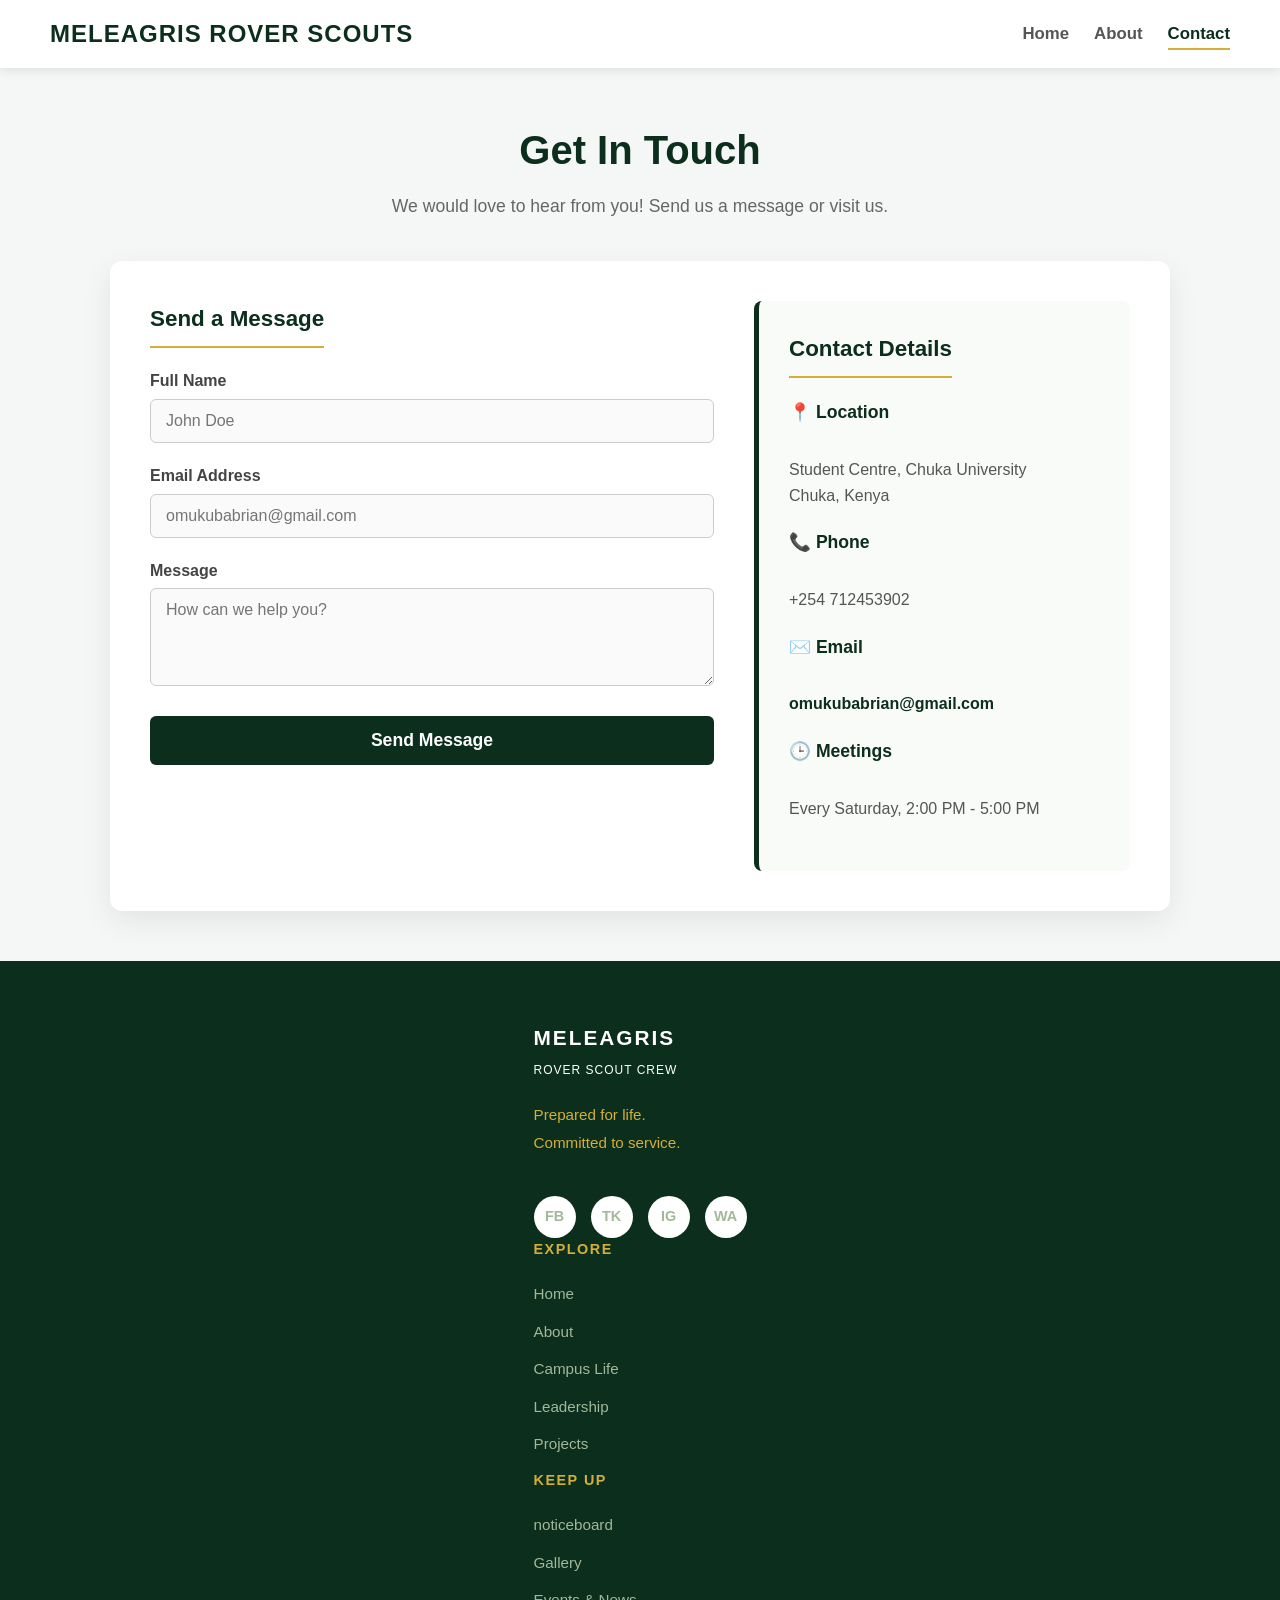
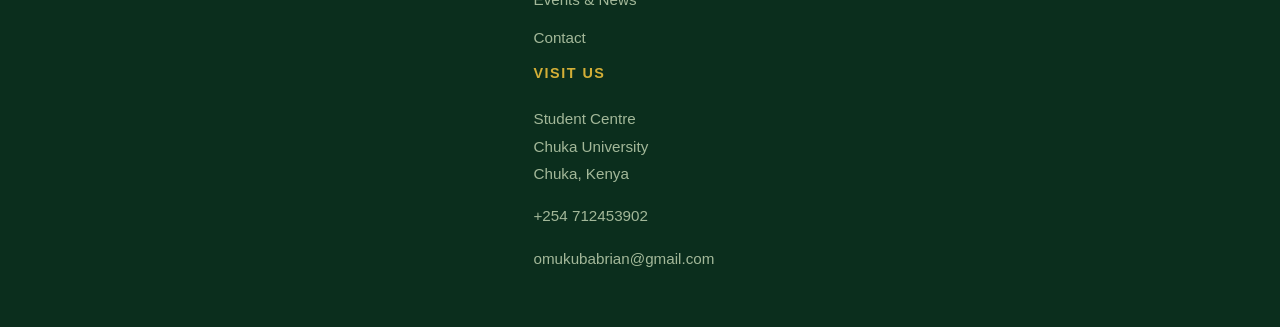
<file: HTML/repeat.html>
<!DOCTYPE html>
<html lang="en">
<head>
    <meta charset="UTF-8">
    <meta name="viewport" content="width=device-width, initial-scale=1.0">
    <title>Contact | Meleagris Rover Scouts</title>
    <link rel="stylesheet" href="../Styles/contact.css">
</head>
<body>
    <header>
        <h1>Meleagris Rover Scouts</h1>
        <nav>
            <ul>
                <li><a href="index.html">Home</a></li>
                <li><a href="about.html">About</a></li>
                <li><a href="contact.html" class="active">Contact</a></li>
            </ul>
        </nav>
    </header>
    <main class="contact-section">
        <div class="page-title">
            <h2>Get In Touch</h2>
            <p>We would love to hear from you! Send us a message or visit us.</p>
        </div>

        <div class="contact-grid">
            <div class="form-box">
                <h3>Send a Message</h3>
                <form id="contactForm">
                    <label for="name">Full Name</label>
                    <input type="text" id="name" placeholder="John Doe">

                    <label for="email">Email Address</label>
                    <input type="email" id="email" placeholder="omukubabrian@gmail.com">

                    <label for="message">Message</label>
                    <textarea id="message" rows="4" placeholder="How can we help you?"></textarea>

                    <button type="submit">Send Message</button>
                    <p id="successMessage"></p>
                </form>
            </div>
            <div class="info-box">
                <h3>Contact Details</h3>
                <p><strong>📍 Location</strong><br>Student Centre, Chuka University<br>Chuka, Kenya</p>
                <p><strong>📞 Phone</strong><br>+254 712453902</p>
                <p><strong>✉️ Email</strong><br><a href="mailto:omukubabrian@gmail.com">omukubabrian@gmail.com</a></p>
                <p><strong>🕒 Meetings</strong><br>Every Saturday, 2:00 PM - 5:00 PM</p>
            </div>
        </div>
    </main>

    <footer class="site-footer">
        <div class="footer-grid">
            <div>
                <h2>MELEAGRIS</h2>
                <p class="sub-text">ROVER SCOUT CREW</p>
                <p class="tagline">Prepared for life.<br>Committed to service.</p>
                <div class="socials">
    <div class="socials">
        <a href="https://www.facebook.com/groups/770404523905806/permalink/2080714689541443/?mibextid=rS40aB7S9Ucbxw6v">FB </a>
        <a href="https://vm.tiktok.com/ZS9Pbhw8RcBwd-OeI8R/">TK</a>
        <a href="https://instagram.com/yourhandle">IG</a>
        <a href="https://whatsapp.com/channel/0029VbBtcKr4CrfnZjdCju3L">WA</a>
            </div>
   
            </div>
            <div>
                <h3>EXPLORE</h3>
                <ul>
                    <li><a href="index.html">Home</a></li>
                    <li><a href="about.html">About</a></li>
                     <li><a href="campus life">Campus Life</a></li>
                    <li><a href="Leadership">Leadership</a></li>
                    <li><a href="Projects">Projects</a></li>
                </ul>
            </div>
            <div>
                <h3>KEEP UP</h3>
                <ul>
                    <li><a href="noticeboard">noticeboard</a></li>
                    <li><a href="Gallery">Gallery</a></li>
                    <li><a href="Events & news">Events & News</a></li>
                    <li><a href="contact.html">Contact</a></li>
                </ul>
            </div>
            <div>
                <h3>VISIT US</h3>
                <p>Student Centre<br>Chuka University<br>Chuka, Kenya</p>
                <p>+254 712453902</p>
                <p><a href="omukubabrian@gmail.com">omukubabrian@gmail.com</a></p>
            </div>
        </div>
    </footer>
    <script src="../JS/contact.js"></script>
</body>

</html>
</file>
<file: Styles/contact.css>
* {
    margin: 0;
    padding: 0;
    box-sizing: border-box;
    font-family: 'Segoe UI', Tahoma, Geneva, Verdana, sans-serif;
}

body {
    background-color: #f4f7f6; /* Very light grey/green background */
    color: #333;
    line-height: 1.6;
    display: flex;
    flex-direction: column;
    min-height: 100vh;
}

header {
    background-color: #ffffff;
    padding: 15px 50px;
    box-shadow: 0 2px 10px rgba(0,0,0,0.1);
    display: flex;
    justify-content: space-between;
    align-items: center;
    position: sticky; /* Keeps nav at top when scrolling */
    top: 0;
    z-index: 1000;
}

header h1 {
    color: #0b2e1d;
    font-size: 1.5rem;
    text-transform: uppercase;
    letter-spacing: 1px;
}

nav ul {
    list-style: none;
    display: flex;
    gap: 25px;
}

nav a {
    text-decoration: none;
    color: #555;
    font-weight: 600;
    font-size: 1.05rem;
    transition: color 0.3s ease;
    padding-bottom: 5px;
}

nav a:hover, nav a.active {
    color: #0b2e1d;
    border-bottom: 2px solid #d4af37; /* Gold underline */
}

.contact-section {
    flex: 1; 
    max-width: 1100px;
    margin: 50px auto;
    padding: 0 20px;
    width: 100%;
}

.page-title {
    text-align: center;
    margin-bottom: 40px;
}

.page-title h2 {
    color: #0b2e1d;
    font-size: 2.5rem;
    margin-bottom: 10px;
}

.page-title p {
    color: #666;
    font-size: 1.1rem;
}

/* Two Column Grid Layout */
.contact-grid {
    display: grid;
    grid-template-columns: 1.5fr 1fr; 
    gap: 40px;
    background: #ffffff;
    padding: 40px;
    border-radius: 12px;
    box-shadow: 0 10px 30px rgba(0,0,0,0.08); 
}
.form-box h3, .info-box h3 {
    color: #0b2e1d;
    margin-bottom: 20px;
    font-size: 1.4rem;
    border-bottom: 2px solid #d4af37;
    padding-bottom: 10px;
    display: inline-block;
}

form {
    display: flex;
    flex-direction: column;
}

form label {
    font-weight: 600;
    margin-bottom: 5px;
    color: #444;
}

form input, 
form textarea {
    width: 100%;
    padding: 12px 15px;
    margin-bottom: 20px;
    border: 1px solid #ccc;
    border-radius: 6px;
    font-size: 1rem;
    transition: all 0.3s ease;
    background-color: #fafafa;
}

form input:focus, 
form textarea:focus {
    outline: none;
    border-color: #0b2e1d;
    background-color: #fff;
    box-shadow: 0 0 8px rgba(11, 46, 29, 0.15);
}

form button {
    background-color: #0b2e1d;
    color: white;
    padding: 14px;
    border: none;
    border-radius: 6px;
    font-size: 1.1rem;
    font-weight: bold;
    cursor: pointer;
    transition: all 0.3s ease;
    margin-top: 10px;
}

form button:hover {
    background-color: #d4af37; /* Gold on hover */
    color: #0b2e1d;
    transform: translateY(-2px); /* Slight lift effect */
}

#successMessage {
    margin-top: 15px;
    text-align: center;
    font-weight: bold;
}
.info-box {
    background-color: #f9fbf9;
    padding: 30px;
    border-radius: 8px;
    border-left: 5px solid #0b2e1d;
}

.info-box p {
    margin-bottom: 20px;
    color: #555;
    font-size: 1rem;
}

.info-box strong {
    color: #0b2e1d;
    display: block;
    margin-bottom: 5px;
    font-size: 1.1rem;
}

.info-box a {
    color: #0b2e1d;
    text-decoration: none;
    font-weight: 600;
}

.info-box a:hover {
    text-decoration: underline;
    color: #d4af37;
}
.site-footer {
    background-color: #0b2e1d;
    color: #a3b899;
    padding: 60px 20px 40px;
    margin-top: auto;
    display: flex;
    
}

.footer-grid {
    max-width: 1200px;
    margin: 0 auto;
    display: grid;
    grid-template-columns: 2fr 1fr 1fr 1.5fr;
    gap: 40px;
    display:flex;
}

/* Column 1: Brand */
.footer-grid h2 {
    color: #ffffff;
    letter-spacing: 2px;
    font-size: 1.3rem;
    margin-bottom: 5px;
}

.footer-grid .sub-text {
    color: #ffffff;
    font-size: 0.75rem;
    letter-spacing: 1px;
    margin-bottom: 20px;
}

.tagline {
    color: #d4af37; /* Gold */
    font-size: 1.2rem;
    margin-bottom: 25px;
    line-height: 1.4;
}

.socials a {
    display: inline-flex;
    align-items: center;
    justify-content: center;
    width: 40px;
    height: 40px;
    border: 1px solid #a3b899;
    color: #a3b899;
    text-decoration: none;
    margin-right: 10px;
    font-size: 0.9rem;
    font-weight: bold;
    transition: all 0.3s ease;
}

.socials a:hover {
    background-color: #a3b899;
    color: #0b2e1d;
    transform: translateY(-3px);
}

/* Columns 2 & 3: Links */
.footer-grid h3 {
    color: #d4af37;
    font-size: 0.9rem;
    margin-bottom: 20px;
    letter-spacing: 1.5px;
}

.footer-grid ul {
    list-style: none;
}

.footer-grid ul li {
    margin-bottom: 12px;
}

.footer-grid ul li a {
    color: #a3b899;
    text-decoration: none;
    font-size: 0.95rem;
    transition: color 0.3s ease;
}

.footer-grid ul li a:hover {
    color: #ffffff;
    padding-left: 5px;
}

/* Column 4: Visit Us */
.footer-grid p {
    font-size: 0.95rem;
    line-height: 1.8;
    margin-bottom: 15px;
}

.footer-grid p a {
    color: #a3b899;
    text-decoration: none;
    transition: color 0.3s ease;
}

.footer-grid p a:hover {
    color: #ffffff;
}


@media (max-width: 900px) {
    .contact-grid {
        grid-template-columns: 1fr; 
    }
    
    .footer-grid {
        grid-template-columns: 1fr 1fr;
    }
}

@media (max-width: 600px) {
    header {
        flex-direction: column;
        gap: 15px;
        padding: 15px;
        text-align: center;
    }

    nav ul {
        flex-wrap: wrap;
        justify-content: center;
        gap: 15px;
    }

    .footer-grid {
        grid-template-columns: 1fr; 
        text-align: center;
    }

    .socials {
        justify-content: center;
        display: flex;
    }
}

/* SOCIAL MEDIA ICONS */
.socials {
    display: flex;
    align-items: center;
    gap: 15px;
    margin-top: 20px;
}

.socials a {
    display: inline-flex;
    align-items: center;
    justify-content: center;
    width: 42px;
    height: 42px;
    border: none;
    border-radius: 50%;
    background: #ffffff;
    text-decoration: none;
    margin-right: 0;
    transition: all 0.3s ease;
}

.socials a i {
    font-size: 23px;
}

/* Facebook - Official Blue */
.socials a:nth-child(1) i {
    color: #1877F2 !important;
}

/* TikTok - Black */
.socials a:nth-child(2) i {
    color: #000000 !important;
}

/* Instagram - Official Gradient */
.socials a:nth-child(3) i {
    background: linear-gradient(
        45deg,
        #FEDA75,
        #FA7E1E,
        #D62976,
        #962FBF,
        #4F5BD5
    );
    background-clip: text;
    -webkit-background-clip: text;
    color: transparent !important;
    -webkit-text-fill-color: transparent;
}

/* WhatsApp - Official Green */
.socials a:nth-child(4) i {
    color: #25D366 !important;
}

/* Hover Effects */
.socials a:hover {
    background: #ffffff;
    transform: translateY(-5px) scale(1.1);
}

/* Keep original colours on hover */
.socials a:hover i {
    color: inherit;
}

.socials a:nth-child(1):hover i {
    color: #1877F2 !important;
}

.socials a:nth-child(2):hover i {
    color: #000000 !important;
}

.socials a:nth-child(3):hover i {
    color: transparent !important;
    -webkit-text-fill-color: transparent;
}

.socials a:nth-child(4):hover i {
    color: #25D366 !important;
}

/* HEADER */

.site-header {
    background-color:#b7c96e;
    position: sticky;
    top: 0;
    z-index: 1000;
    box-shadow: 0 3px 15px rgba(0, 0, 0, 0.05);
}

.nav-wrap {
    min-height: 90px;
    display: flex;
    align-items: center;
    justify-content: space-between;
}

.brand {
    display: flex;
    align-items: center;
    gap: 12px;
    padding-right:100px;
}

.brand-logo {
    width: 55px;
    height: 55px;
    object-fit: contain;
}

.brand b {
    display: block;
    font-family: var(--heading-font);
    font-size: 1.15rem;
    letter-spacing: 1px;
}

.brand small {
    display: block;
    font-size: 0.68rem;
    letter-spacing: 3px;
    font-weight: 700;
}


/* NAVIGATION */

.main-nav {
    display: flex;
    align-items: center;
    gap: 32px;
}

.main-nav a {
    font-size: 0.88rem;
    font-weight: 600;
    position: relative;
    padding: 10px 0;
}

.main-nav a::after {
    content: '';
    position: absolute;
    left: 0;
    bottom: 0;
    width: 0;
    height: 2px;
    background: var(--primary);
    transition: width 0.3s ease;
}

.main-nav a:hover::after,
.main-nav a.active::after {
    width: 100%;
}

.main-nav a:hover,
.main-nav a.active {
    color: #53652d;
}

.menu-toggle {
    display: none;
    background: none;
    border: none;
    font-size: 1.8rem;
    color: var(--primary);
}
</file>
